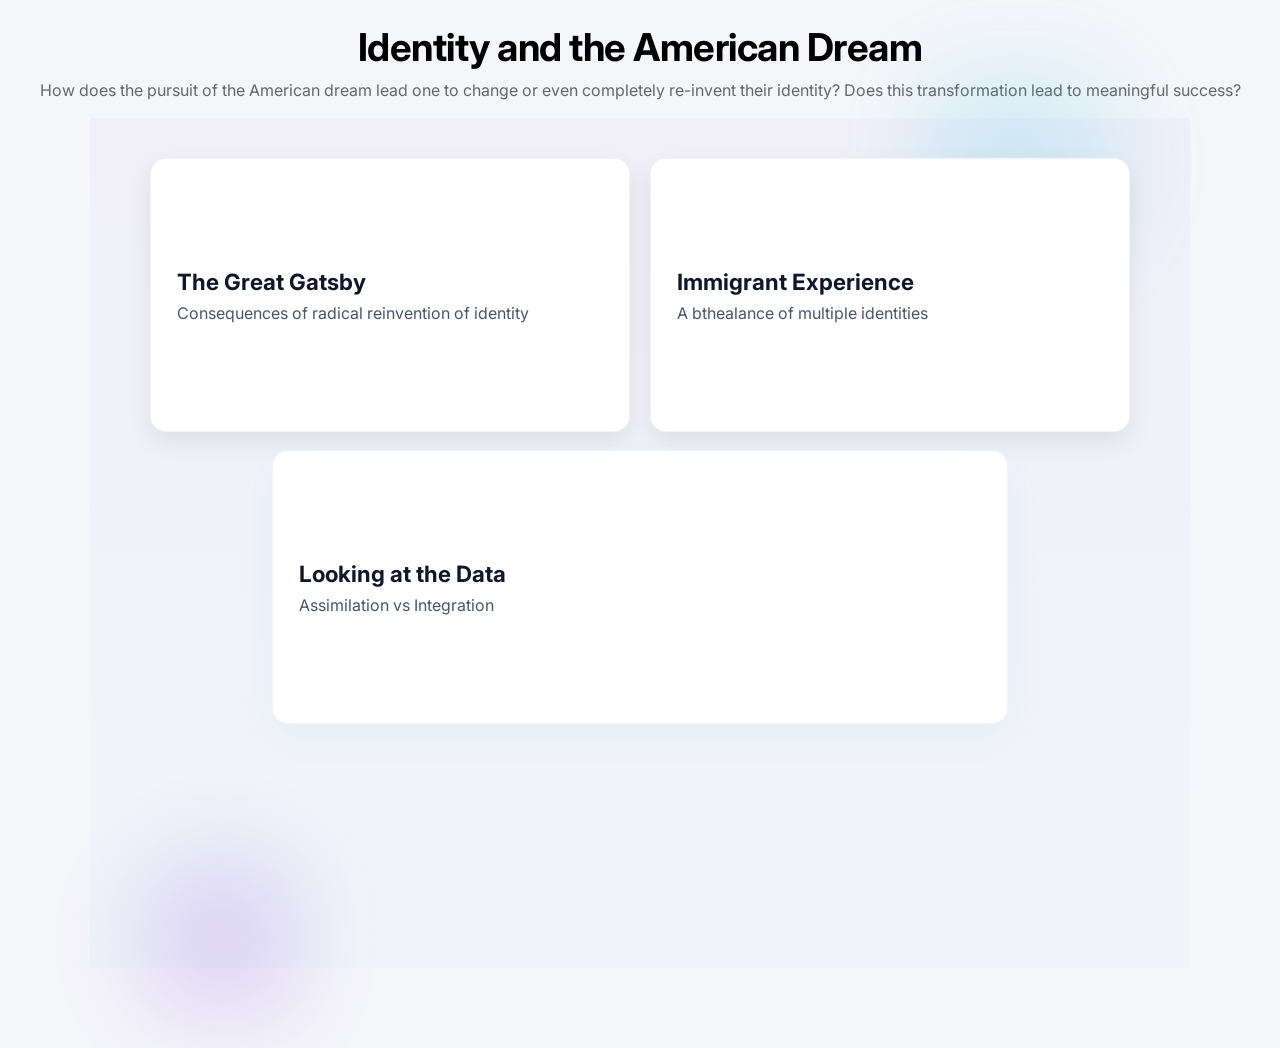
<file: templates/index.html>
<!DOCTYPE html>
<html>
<head>
  <title>Home</title>
  <link rel="stylesheet" href="/static/style.css">
</head>

<body>

<h1 class="title">Identity and the American Dream</h1>
<p class="subtitle">How does the pursuit of the American dream lead one to change or even completely re-invent their identity? Does this transformation lead to meaningful success?</p>

<div class="page home-page">
  <div class="top-row">
    <a href="/gatsby" class="card large">
      <h2>The Great Gatsby</h2>
      <p>Consequences of radical reinvention of identity</p>
    </a>

    <a href="/immigrant" class="card large">
      <h2>Immigrant Experience</h2>
      <p>A bthealance of multiple identities</p>
    </a>
  </div>

  <div class="bottom-row">
    <a href="/stats" class="card large wide" id="statsLink">
      <h2>Looking at the Data</h2>
      <p>Assimilation vs Integration</p>
    </a>
  </div>

  <script>
    // mark that the user came from home when they click the studies link
    const statsLink = document.getElementById('statsLink');
    if (statsLink) {
      statsLink.addEventListener('click', function () {
        try { sessionStorage.setItem('lastPage', 'home'); } catch (e) { /* ignore */ }
      });
    }
  </script>
</div>

</body>
</html>
</file>
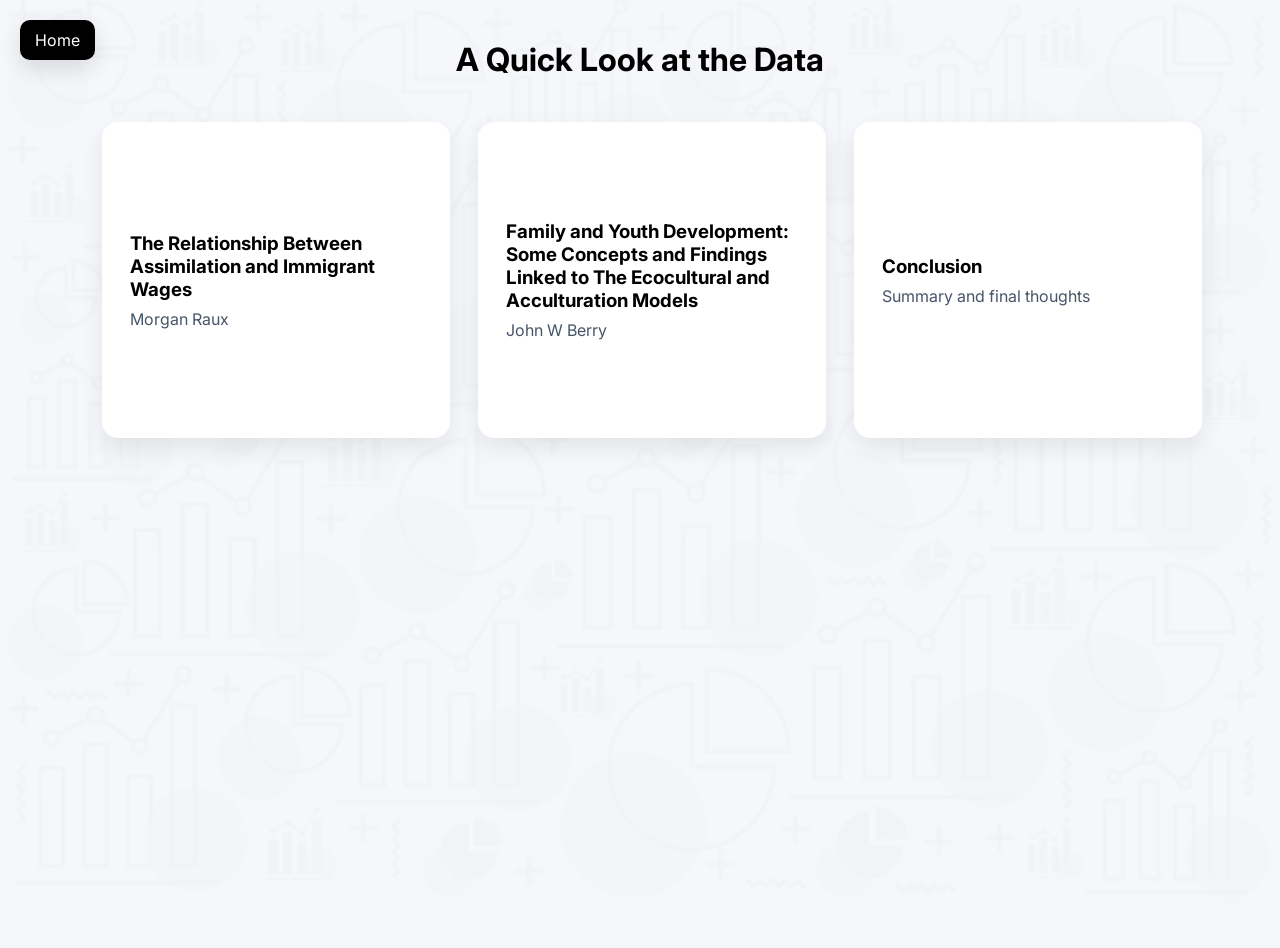
<file: templates/stats/index.html>
<!DOCTYPE html>
<html>
<head>
    <link rel="stylesheet" href="/static/style.css">
    <title>Statistical Analysis</title>
</head>
<body>

    <a class="home-btn" href="/">Home</a>
    <div class="intro-overlay" id="introOverlayStats">
        <div class="intro-wrap">
            <div class="intro-stack" id="introStackStats">
            </div>
            <div class="intro-controls">
                <div style="color:rgba(255,255,255,0.7)">Press Next to reveal more</div>
                <button class="intro-btn" id="introNextStats">Next</button>
            </div>
        </div>
    </div>

    <div class="page stats-page">
        <h1 class="stats-title">A Quick Look at the Data</h1>

        <div class="stats-hub">
            <a class="card stat-card" href="/stats/economic">
                <h3>The Relationship Between Assimilation and Immigrant Wages</h3>
                <p>Morgan Raux</p>
            </a>

            <a class="card stat-card" href="/stats/psychological">
                <h3>Family and Youth Development: Some Concepts and Findings Linked to The Ecocultural and Acculturation Models</h3>
                <p>John W Berry</p>
            </a>

            <a class="card stat-card" href="#" id="conclusionCard">
                <h3>Conclusion</h3>
                <p>Summary and final thoughts</p>
            </a>
        </div>

    </div>

    <!-- Conclusion overlay (opens when user clicks Conclusion card) -->
    <div class="intro-overlay" id="conclusionOverlay" style="display:none;">
        <div class="intro-wrap">
            <div class="intro-stack" id="conclusionStack">
            </div>
            <div class="intro-controls">
                <div style="color:rgba(255,255,255,0.7)">Press Next to reveal more</div>
                <button class="intro-btn" id="conclusionNext">Next</button>
            </div>
        </div>
    </div>

    <script>
        // stats page intro overlay content
        const introParagraphsStats = [
            `Both Nguyen and Fitzgerald warn against the radical reinvention of one’s identity in the pursuit of success, such as in the case of assimilation, but do these arguments hold true under the scrutiny of real world data?`,
            `Let’s evaluate this argument through the lens of two different studies, one exploring the economic benefits of conforming to the host countries societal norms and another evaluating the psychological impacts of assimilation vs integration on immigrants.`
        ];

        const introStackStats = document.getElementById('introStackStats');
        const introNextStats = document.getElementById('introNextStats');
        const introOverlayStats = document.getElementById('introOverlayStats');
        let introIndexStats = 0;

        function showNextIntroStats() {
            const page = document.querySelector('.page');
            if (introIndexStats === 0) page.classList.add('blurred');
            if (introIndexStats >= introParagraphsStats.length) {
                introOverlayStats.style.display = 'none';
                page.classList.remove('blurred');
                return;
            }
            const p = document.createElement('div');
            p.className = 'intro-card';
            p.innerText = introParagraphsStats[introIndexStats];
            p.style.animationDelay = (introIndexStats * 90) + 'ms';
            introStackStats.appendChild(p);
            introIndexStats += 1;
            if (introIndexStats >= introParagraphsStats.length) introNextStats.textContent = 'Enter';
        }

                introNextStats.addEventListener('click', showNextIntroStats);

                // Only auto-show the intro if the user navigated here from the home page
                try {
                    const prev = sessionStorage.getItem('lastPage');
                    if (prev === 'home') {
                        showNextIntroStats();
                    } else {
                        // hide overlay immediately if not from home
                        introOverlayStats.style.display = 'none';
                    }
                    // clear the flag so it won't trigger again
                    sessionStorage.removeItem('lastPage');
                } catch (e) {
                    // if sessionStorage isn't available, default to showing the overlay
                    showNextIntroStats();
                }

        // conclusion overlay content (exact user text)
        const conclusionParagraphs = [
            `From the first study, we see there is an economic benefit to adopting some of the cultural norms of the host country. However, from the second study, we see that integration, where one maintains their old cultural norms, actually yields better results in terms of psychological well-being. `,
            `This supports the idea of balance of identities, where the immigrant can gain economic opportunities through adaptation while still maintaining their original cultural identity to protect psychological well-being. `,
            `By exploring success through avenues outside of just economic and social mobility, we move away from the narrow trap of success the American dream often implies, and in turn, its ideas related to assimilation.`,
            `Putting it all together to answer the thematic question, the American dream promotes a narrow and often unattainable version of success that often requires a radical transformation of identity to pursue. However, by looking at a more broad version of success encompassing more than just economic growth, we can see that achieving true success may often involve some adaptations, but it should not require a fundamental change in identity that erases one’s original culture or sense of self. `
        ];

        const conclusionStack = document.getElementById('conclusionStack');
        const conclusionNext = document.getElementById('conclusionNext');
        const conclusionOverlay = document.getElementById('conclusionOverlay');
        const conclusionCard = document.getElementById('conclusionCard');
        let conclusionIndex = 0;

        function showNextConclusion() {
            const page = document.querySelector('.page');
            if (conclusionIndex === 0) page.classList.add('blurred');
            if (conclusionIndex >= conclusionParagraphs.length) {
                conclusionOverlay.style.display = 'none';
                page.classList.remove('blurred');
                return;
            }
            const p = document.createElement('div');
            p.className = 'intro-card';
            p.innerText = conclusionParagraphs[conclusionIndex];
            p.style.animationDelay = (conclusionIndex * 90) + 'ms';
            conclusionStack.appendChild(p);
            conclusionIndex += 1;
            if (conclusionIndex >= conclusionParagraphs.length) conclusionNext.textContent = 'Close';
        }

        conclusionNext.addEventListener('click', showNextConclusion);

        conclusionCard.addEventListener('click', function (e) {
            e.preventDefault();
            conclusionOverlay.style.display = 'flex';
            conclusionStack.innerHTML = '';
            conclusionIndex = 0;
            showNextConclusion();
        });
    </script>

</body>
</html>
</file>
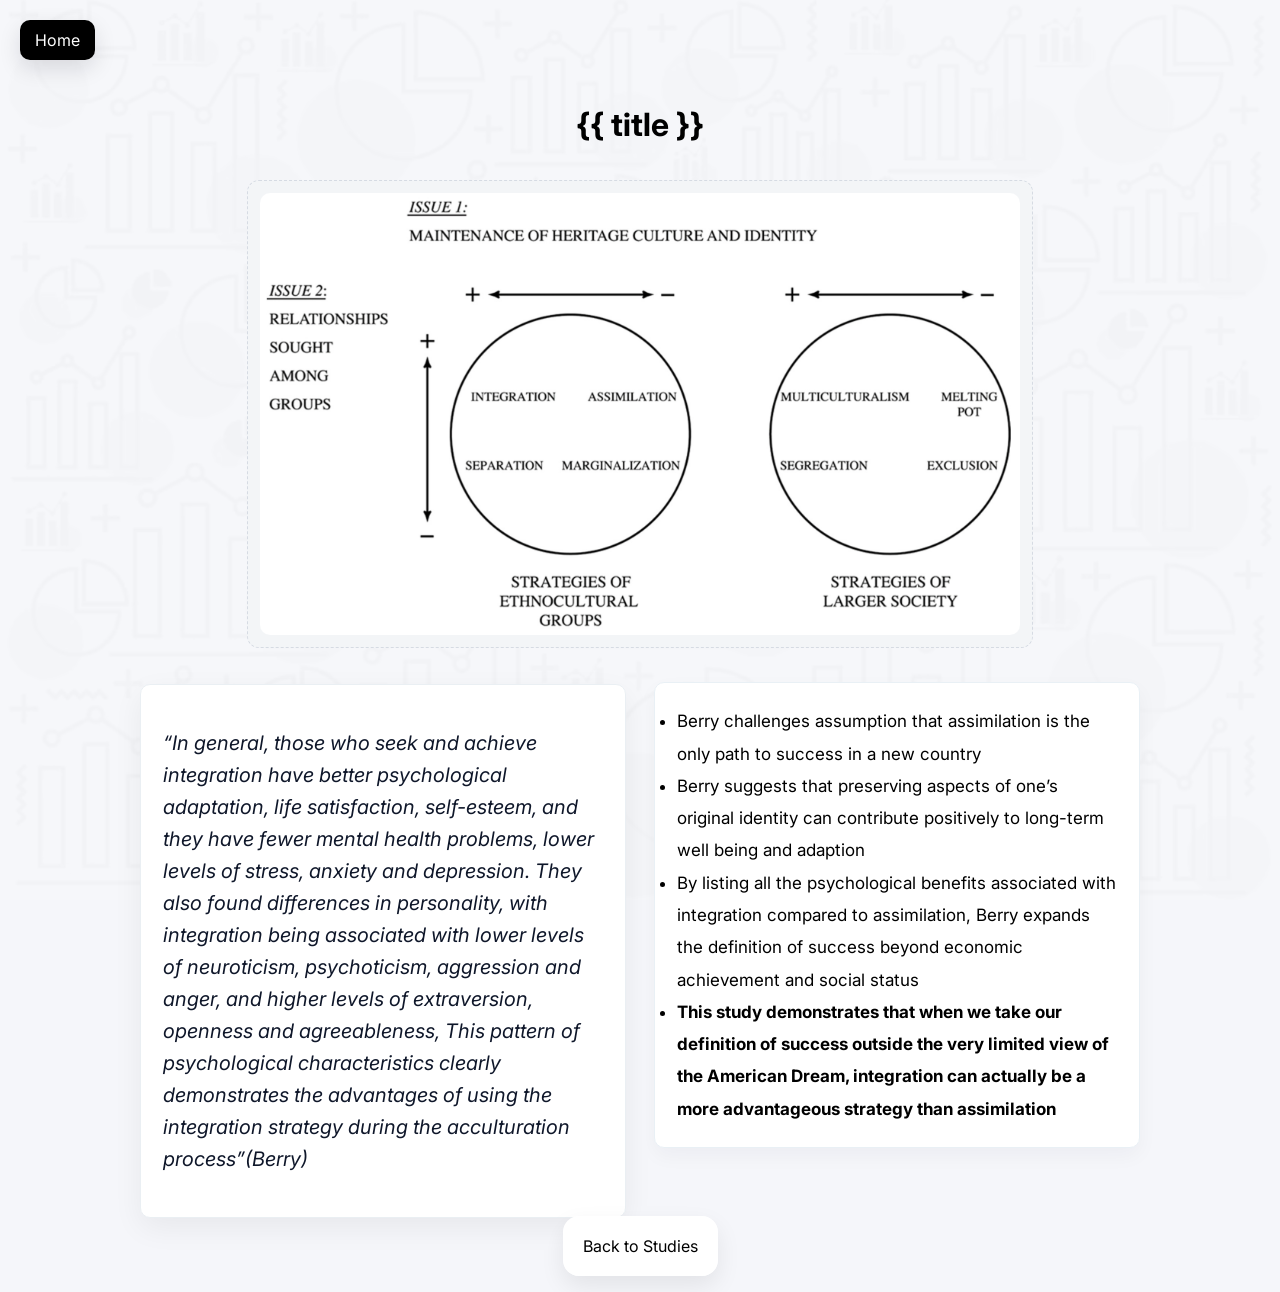
<file: templates/stats/psychological.html>
<!DOCTYPE html>
<html>
<head>
    <link rel="stylesheet" href="/static/style.css">
    <title>Psychological Study</title>
    <meta name="robots" content="noindex" />
    <style>
      /* small page-local tweaks so this card stands out */
      .psych-page { max-width: 1000px; margin: 24px auto; }
    </style>
</head>
<body>

    <a class="home-btn" href="/">Home</a>

    <div class="page stats-page psych-page">
        <h1>{{ title }}</h1>

        <div class="study-top">
            <div class="image-centered">
                <div class="image-placeholder" style="max-width:760px; margin:0 auto;">
                    <img src="/static/images/assimilation_chart.png" alt="Assimilation chart"/>
                </div>
            </div>

            <div class="content-row">
                <div class="quote-column">
                    <div class="quote-card">
                        <p>“In general, those who seek and achieve integration have better psychological adaptation, life satisfaction, self-esteem, and they have fewer mental health problems, lower levels of stress, anxiety and depression. They also found differences in personality, with integration being associated with lower levels of neuroticism, psychoticism, aggression and anger, and higher levels of extraversion, openness and agreeableness, This pattern of psychological characteristics clearly demonstrates the advantages of using the integration strategy during the acculturation process”(Berry)</p>
                    </div>
                </div>

                <div class="bullets-column">
                    <div class="bullets-wrapper">
                        <ul class="psych-bullets">
                            <li>Berry challenges assumption that assimilation is the only path to success in a new country</li>
                            <li>Berry suggests that preserving aspects of one’s original identity can contribute positively to long-term well being and adaption</li>
                            <li>By listing all the psychological benefits associated with integration compared to assimilation, Berry expands the definition of success beyond economic achievement and social status</li>
                            <li><strong>This study demonstrates that when we take our definition of success outside the very limited view of the American Dream, integration can actually be a more advantageous strategy than assimilation</strong></li>
                        </ul>
                    </div>
                </div>
            </div>
        </div>

        <div style="margin-top:18px">
            <a class="card" href="/stats">Back to Studies</a>
        </div>
    </div>

</body>
</html>
</file>
<file: static/style.css>
@import url('https://fonts.googleapis.com/css2?family=Playfair+Display:wght@400;700&family=Inter:wght@400;600&display=swap');

body {
  font-family: 'Inter', system-ui, -apple-system, 'Segoe UI', Roboto, 'Helvetica Neue', Arial;
  margin: 0;
  background: #f5f6fa;
  padding: 24px;
}

.title {
  text-align: center;
  margin: 0 0 10px 0;
  font-size: 2.4rem; /* larger main title */
  letter-spacing: -0.5px;
}

.subtitle {
  text-align: center;
  margin: 0 0 18px 0;
  color: #666;
  font-size: 1rem;
}

.grid {
  display: grid;
  grid-template-columns: repeat(3, 1fr);
  gap: 20px;
}

/* CORE CARD STYLE */
.card {
  background: white;
  border-radius: 16px;
  padding: 20px;
  text-decoration: none;
  color: black;
  box-shadow: 0 10px 25px rgba(0,0,0,0.08);
  transition: 0.2s ease;
}

.card:hover {
  transform: translateY(-6px);
  box-shadow: 0 15px 30px rgba(0,0,0,0.12);
}

/* Stats hub layout */
.stats-title { text-align: center; margin-top: 6px; }
.stats-hub {
  display: grid;
  grid-template-columns: repeat(auto-fit, minmax(260px, 360px));
  gap: 20px;
  justify-content: center;
  margin: 22px auto;
  max-width: 920px;
}
.stat-card { padding: 28px; min-height: 260px; display:flex; flex-direction:column; justify-content:center; }
.stat-card h3 { margin: 0 0 8px 0; }
.stat-card p { margin: 0; color: #475569; }

/* Stats page layout tweaks: remove forced large min-height and center content */
.stats-page {
  /* undo the general .page min-height for this index so it doesn't leave a big gap */
  min-height: auto;
  padding-top: 22px;
  padding-bottom: 28px;
  display: flex;
  flex-direction: column;
  align-items: center;
  justify-content: flex-start;
}

.stats-hub {
  /* allow cards to stretch across the available width on large screens */
  max-width: 1100px;
  grid-template-columns: repeat(auto-fit, minmax(320px, 1fr));
  gap: 28px;
  width: 100%;
  padding: 0 12px;
}

/* Background image for the stats index page */
.stats-page::before {
  content: '';
  position: fixed;
  inset: 0;
  background: url('/static/images/statistics.png') center/cover no-repeat;
  opacity: 0.12;
  z-index: 0;
  pointer-events: none;
}

.stats-page > * { position: relative; z-index: 1; }

/* Flip card styles */
.flip-card {
  perspective: 1000px;
}

.flip-inner {
  position: relative;
  width: 100%;
  height: 100%;
  transform-style: preserve-3d;
  transition: transform 0.6s;
}

.flip-card.flipped .flip-inner {
  transform: rotateY(180deg);
}

.flip-front,
.flip-back {
  position: absolute;
  inset: 0;
  backface-visibility: hidden;
  -webkit-backface-visibility: hidden;
  display: flex;
  flex-direction: column;
  justify-content: center;
  align-items: flex-start;
  padding: 20px;
}

.flip-back {
  transform: rotateY(180deg);
}

/* allow the back content to scroll if analysis is long */
.flip-back .analysis-text {
  overflow: auto;
  max-height: calc(100% - 72px); /* leave space for actions */
  padding-right: 6px;
}

/* Quote front styling */
.quote-text {
  font-family: 'Playfair Display', serif;
  font-size: 1.35rem;
  line-height: 1.45;
  color: #0f172a;
  position: relative;
  padding-left: 8px;
}

.flip-front::before {
  content: '“';
  position: absolute;
  /* move slightly outside the card area so it sits top-left and doesn't overlap text */
  top: -12px;
  left: -10px;
  font-size: 84px;
  color: rgba(15,23,42,0.06);
  pointer-events: none;
}

@media (max-width: 720px) {
  .flip-front::before {
    top: -6px;
    left: -6px;
    font-size: 48px;
  }
}

/* hide the decorative quote marks when showing the analysis or bullets */
.flip-card.flipped .flip-front::before,
.flip-card.bullets-mode .flip-front::before {
  display: none;
}

/* analysis text styling */
.analysis-text {
  font-size: 1rem;
  color: #111827;
  line-height: 1.6;
}

.card-actions {
  margin-top: 12px;
  width: 100%;
  display: flex;
  justify-content: center;
}



/* BIG TOP LEVEL CARDS */
.large {
  height: 520px; /* larger to accommodate more analysis text */
  display: flex;
  flex-direction: column;
  justify-content: center;
}

/* quote cards (Gatsby) */
.small {
  /* make quote cards larger so they feel substantial on the page */
  min-height: 160px;
  display: flex;
  align-items: center;
  padding: 22px;
  font-size: 1.02rem;
}

/* detail layout */
.container {
  max-width: 900px;
  margin: auto;
}

.split {
  display: grid;
  grid-template-columns: 1fr 1fr;
  gap: 20px;
}

.page {
  width: 100%;
  max-width: 1100px;
  margin: 0 auto;
}

/* Home page specific tweaks */
.home-page {
  padding-top: 18px;
  padding-bottom: 24px;
  display: flex;
  flex-direction: column;
  align-items: center;
}

/* Home page color theme and small visual decorations */
:root {
  --accent-1: #6d28d9; /* deep purple */
  --accent-2: #06b6d4; /* teal */
  --muted-bg: #f7f8fb;
  --card-border: rgba(99,102,241,0.08);
}

.home-page {
  background: linear-gradient(180deg, rgba(109,40,217,0.03), rgba(6,182,212,0.02));
  position: relative;
  overflow: visible;
}

/* subtle decorative blobs in the background to add depth */
.home-page::before,
.home-page::after {
  content: '';
  position: absolute;
  z-index: 0;
  pointer-events: none;
  filter: blur(32px);
  opacity: 0.18;
}

.home-page::before {
  width: 420px;
  height: 420px;
  right: -120px;
  top: -80px;
  background: radial-gradient(circle at 30% 30%, var(--accent-2), transparent 40%);
}

.home-page::after {
  width: 360px;
  height: 360px;
  left: -120px;
  bottom: -80px;
  background: radial-gradient(circle at 70% 70%, var(--accent-1), transparent 40%);
}

/* make sure page content sits above background blobs */
.home-page > * { position: relative; z-index: 1; }

.home-page .title {
  background: linear-gradient(90deg, var(--accent-1), var(--accent-2));
  -webkit-background-clip: text;
  background-clip: text;
  color: transparent;
  font-weight: 700;
}

.home-page .subtitle { color: #374151; }

/* Accent the cards on the home page with subtle borders and lift */
.home-page .card {
  border: 1px solid var(--card-border);
  transition: transform 220ms ease, box-shadow 220ms ease, border-color 220ms ease;
}

.home-page .card:hover {
  transform: translateY(-8px) scale(1.01);
  box-shadow: 0 20px 40px rgba(13,16,29,0.08);
  border-color: rgba(99,102,241,0.16);
}

.home-page .card.wide { box-shadow: 0 14px 36px rgba(6,182,212,0.06); }

/* make the central wide card slightly more prominent */
.home-page .card.wide h2 { color: #0b1220; }

/* restyle the floating home button to match palette */
.home-btn {
  background: linear-gradient(135deg, var(--accent-1), var(--accent-2));
  color: white;
  box-shadow: 0 8px 22px rgba(13,16,29,0.12);
  border: none;
  padding: 10px 14px;
}

@media (max-width: 820px) {
  .home-page::before, .home-page::after { display: none; }
}

.home-page .title {
  font-size: 2.6rem;
  margin-top: 6px;
}

.home-page .subtitle {
  max-width: 820px;
  margin: 6px auto 18px auto;
  color: #4b5563;
}

.home-page .top-row {
  display: grid;
  grid-template-columns: 1fr 1fr;
  gap: 20px;
  width: 100%;
  max-width: 980px;
}

.home-page .bottom-row {
  display: flex;
  justify-content: center;
  width: 100%;
  margin-top: 18px;
}

.home-page .card.large {
  height: 220px; /* reduce height for landing overview */
  padding: 26px;
  display: flex;
  flex-direction: column;
  justify-content: center;
}

.home-page .card.large h2 {
  margin: 0 0 8px 0;
  font-size: 1.4rem;
  color: #0f172a;
}

.home-page .card.large p {
  margin: 0;
  color: #475569;
}

/* wide card sizing in center */
.home-page .card.wide { width: 62%; }

@media (max-width: 820px) {
  .home-page .top-row { grid-template-columns: 1fr; }
  .home-page .card.large { height: 180px; }
  .home-page .card.wide { width: 100%; }
}

/* center the set of cards vertically and add top/bottom spacing */
body, html {
  height: 100%;
}

.page {
  display: flex;
  flex-direction: column;
  justify-content: flex-start; /* keep content nearer the top */
  min-height: calc(100vh - 80px);
  padding-top: 10px;
  padding-bottom: 20px;
}

/* Gatsby list styling: center the quote block and make cards taller for visual weight */
.gatsby-page {
  justify-content: center; /* vertically center the quotes group */
  padding-top: 12px;
  padding-bottom: 12px;
}

.gatsby-page .large {
  height: 260px;
  padding: 28px;
}

/* Gatsby page background image (place your image at /static/images/gatsby-bg.jpg) */
.gatsby-page {
  position: relative;
}

.gatsby-page::before {
  content: '';
  position: fixed; /* cover the viewport */
  inset: 0;
  background: url('/static/images/green_lights.webp') center/cover no-repeat;
  opacity: 0.45; /* increase visibility while keeping cards readable */
  filter: saturate(0.95) blur(0px);
  z-index: 0;
  pointer-events: none;
}

.gatsby-page > * {
  position: relative;
  z-index: 1; /* ensure content sits above the background layer */
}

@media (max-width: 720px) {
  .gatsby-page::before {
    opacity: 0.12;
    background-position: center top;
  }
}

/* Intro overlay shown before entering Gatsby index */
.intro-overlay {
  position: fixed;
  inset: 0;
  /* darker, subtle translucent overlay so the text stands out without a busy background */
  background: linear-gradient(180deg, rgba(2,6,23,0.72), rgba(2,6,23,0.82));
  display: flex;
  align-items: center;
  justify-content: center;
  z-index: 2000;
  padding: 24px;
}

.intro-wrap {
  width: 100%;
  max-width: 920px;
  color: #f8fafc;
}

.intro-stack {
  display: flex;
  flex-direction: column;
  gap: 18px;
  margin-bottom: 18px;
}

.intro-card {
  background: linear-gradient(180deg, rgba(255,255,255,0.08), rgba(255,255,255,0.02));
  border-radius: 12px;
  padding: 20px 22px;
  box-shadow: 0 12px 30px rgba(99,102,241,0.18), 0 6px 14px rgba(15,23,42,0.35);
  transform-origin: bottom center;
  opacity: 0;
  transform: translateY(18px) scale(0.99);
  animation: intro-enter 420ms forwards cubic-bezier(.22,.9,.35,1);
  font-family: 'Inter', system-ui, -apple-system, 'Segoe UI', Roboto, 'Helvetica Neue', Arial;
  font-size: 1.05rem;
  line-height: 1.6;
}

@keyframes gradientShift {
  0% { background-position: 0% 50%; }
  50% { background-position: 100% 50%; }
  100% { background-position: 0% 50%; }
}

/* blur the main page while intro overlay is visible, but exclude the overlay itself */
.page.blurred > :not(.intro-overlay) {
  filter: blur(6px) saturate(0.95) contrast(0.98);
  transition: filter 340ms ease;
  pointer-events: none; /* prevent interactions while intro active */
}

/* colorful gradient text for intro cards */
.intro-card {
  color: #d3342a; /* solid red text */
  background: transparent;
  -webkit-background-clip: unset;
  background-clip: unset;
}

@keyframes intro-enter {
  to { opacity: 1; transform: translateY(0) scale(1); }
}

.intro-controls {
  display: flex;
  justify-content: space-between;
  align-items: center;
}

.intro-btn {
  background: #111827;
  color: white;
  padding: 10px 14px;
  border-radius: 10px;
  text-decoration: none;
  cursor: pointer;
}

@media (max-width: 720px) {
  .intro-card { font-size: 0.98rem; padding: 16px; }
  .intro-wrap { padding: 0 8px; }
}

/* Immigrant page background image */
.immigrant-page {
  position: relative;
}

.immigrant-page::before {
  content: '';
  position: fixed;
  inset: 0;
  /* restore original sunrise background from /static */
  background: url('/static/images/sunrise.png') center/cover no-repeat;
  opacity: 0.4;
  filter: saturate(0.95) blur(0px);
  z-index: 0;
  pointer-events: none;
}

.immigrant-page > * {
  position: relative;
  z-index: 1;
}

@media (max-width: 720px) {
  .immigrant-page::before {
    opacity: 0.14;
    background-position: center top;
  }
}

/* Immigrant page matching Gatsby layout */
.immigrant-page {
  justify-content: center;
  padding-top: 12px;
  padding-bottom: 12px;
}

.immigrant-page .large {
  height: 460px;
  padding: 34px 36px;
}

/* FIX HOME BUTTON */
.home-btn {
  position: fixed;
  top: 20px;
  left: 20px;
  background: black;
  color: white;
  padding: 10px 15px;
  border-radius: 10px;
  text-decoration: none;
  z-index: 999;
}

/* YOUR NEW LAYOUT */
.top-row {
  display: grid;
  grid-template-columns: 1fr 1fr;
  gap: 24px;
  margin-top: 30px;
}

/* tighten grid spacing for quote lists so cards don't float */
.grid {
  gap: 18px;
  margin-top: 18px;
}

.bottom-row {
  display: flex;
  justify-content: center;
  margin-top: 20px;
}

.wide {
  width: 60%;
}

/* Analysis page layout: main analysis and key takeaways side-by-side */
.analysis-layout {
  display: grid;
  grid-template-columns: 2fr 1fr;
  gap: 20px;
  margin-top: 20px;
  align-items: start;
}

.analysis-main {
  min-height: 220px;
}

.analysis-side ul {
  padding-left: 18px;
}

.analysis-image {
  margin-top: 20px;
  padding: 18px;
}

.image-placeholder {
  height: 220px;
  background: linear-gradient(135deg, #eef2f7, #ffffff);
  border-radius: 12px;
  border: 1px dashed #d6dbe3;
  display: flex;
  align-items: center;
  justify-content: center;
  color: #8b98a8;
}

/* Study top layout for economic study */

/* Study top layout improvements: fixed image heights and flexible bullet areas */
.study-top {
  display: grid;
  grid-template-columns: 1fr 1fr;
  gap: 20px;
  margin-top: 18px;
  align-items: start;
}

.study-col {
  display: flex;
  flex-direction: column;
  gap: 12px;
  background: transparent;
  /* allow children with overflow to shrink inside this flex container */
  min-height: 0;
}

.image-placeholder {
  width: 100%;
  /* let the image determine height but cap it so it doesn't dominate the page */
  height: auto;
  background: #f3f5f7;
  border-radius: 12px;
  overflow: hidden;
  display: flex;
  align-items: center;
  justify-content: center;
  padding: 12px;
}

.image-placeholder img {
  width: 100%;
  /* cap image height relative to viewport, allow letterboxing */
  max-height: 55vh;
  object-fit: contain;
  display: block;
  background: #f3f5f7;
}

.bullets-wrapper {
  display: flex;
  flex-direction: column;
  gap: 8px;
  min-height: 180px;
  /* allow preview to shrink/scroll within this wrapper */
  min-height: 0;
  flex: 1 1 auto;
}

.bullets-wrapper label {
  font-weight: 600;
  color: #111827;
}

.bullet-input {
  width: 100%;
  min-height: 120px;
  /* allow full expansion so inputs grow with content */
  max-height: none;
  resize: vertical;
  padding: 12px 14px;
  border-radius: 8px;
  border: 1px solid #d1d5db;
  font-size: 15px;
  line-height: 1.5;
}

.bullet-preview {
  margin: 0;
  padding-left: 18px;
  color: #0f172a;
  line-height: 1.8;
  display: block;
  overflow: visible; /* allow the preview to expand with content */
  max-height: none;
  flex: none;
}

.bullet-preview li {
  margin-bottom: 8px;
}

/* Static bullet box styling used by the economic page (single list) */
.bullet-box {
  margin: 0;
  padding-left: 20px;
  background: white;
  border-radius: 10px;
  padding: 18px;
  box-shadow: 0 8px 20px rgba(15,23,42,0.06);
  border: 1px solid #e6edf3;
}

.bullet-box li {
  margin-bottom: 12px;
  line-height: 1.7;
  font-size: 16px; /* larger text */
}

/* Bold last bullet in bullet-box */
.bullet-box li:last-child {
  font-weight: 700;
}

/* Make existing preview lists slightly larger for readability */
.bullet-preview li {
  font-size: 15px;
}

/* Make preview boxes larger for psychological page so bullets fit comfortably */
.study-top .bullet-preview {
  background: white;
  border-radius: 10px;
  padding: 22px;
  box-shadow: 0 8px 20px rgba(15,23,42,0.04);
  border: 1px solid #e9f0f5;
  font-size: 16px;
  line-height: 1.9;
  min-height: 220px; /* make them noticeably taller */
}

.study-top .bullet-preview li:last-child {
  font-weight: 700;
}

/* Psychological quote card styling */
.quote-card {
  margin-top: 16px;
  background: #fff;
  padding: 18px 20px;
  border-radius: 10px;
  box-shadow: 0 10px 30px rgba(2,6,23,0.06);
  border: 1px solid #eaeff3;
  font-style: italic;
  color: #0f172a;
  line-height: 1.6;
}

.psych-bullets {
  margin: 0;
  padding-left: 20px;
  margin-top: 14px;
  background: white;
  padding: 18px;
  border-radius: 10px;
  box-shadow: 0 8px 20px rgba(15,23,42,0.04);
  border: 1px solid #e9f0f5;
  font-size: 16px;
  line-height: 1.9;
}

.psych-bullets li:last-child { font-weight: 700; }

/* Page-level polish for the psychological study */
.psych-page { padding: 36px 20px; }
.psych-page h1 { text-align: center; font-size: 2rem; margin-bottom: 18px; }
.psych-page .study-top { display: grid; grid-template-columns: 1fr; gap: 20px; align-items: start; }
.psych-page .image-placeholder { height: auto; }
.psych-page .quote-card { font-size: 18px; padding: 22px; }
.psych-page .psych-bullets { font-size: 17px; padding: 22px; min-height: 260px; }

@media (min-width: 900px) {
  .psych-page .study-top { grid-template-columns: 1fr; }
  .psych-page .image-centered { text-align: center; }
  .psych-page .content-row { display: grid; grid-template-columns: 1fr 1fr; gap: 28px; align-items: start; }
  .psych-page .quote-column { display: flex; flex-direction: column; gap: 14px; }
  .psych-page .bullets-column { display: flex; flex-direction: column; gap: 12px; }
  .psych-page .quote-card { font-size: 20px; }
  .psych-page .psych-bullets { min-height: 320px; }
}

.study-body {
  margin-top: 18px;
}

@media (max-width: 900px) {
  .study-top {
    grid-template-columns: 1fr;
  }
}


@media (max-width: 920px) {
  .immigrant-page .large {
    height: auto; /* allow the card to grow with content on narrow screens */
    min-height: 220px;
    padding: 22px;
  }
}

/* Make the wide bottom card on immigrant page slightly taller to match bigger top cards */
.immigrant-page .wide {
  width: 64%;
  min-height: 420px;
}

/* Increase quote typography specifically for immigrant index so text is easier to read */
.immigrant-page .quote-text {
  font-size: 1.45rem;
  line-height: 1.6;
}

@media (max-width: 920px) {
  .immigrant-page .large { min-height: 280px; padding: 20px; }
  .immigrant-page .quote-text { font-size: 1.13rem; }
}
/* Ensure images inside study placeholders scale nicely */
.study-top .image-placeholder img {
  display: block;
  width: 100%;
  height: auto;
  border-radius: 10px;
}

/* Bold the last bullet in any preview list when the author used <strong> or mark the last list item visually */
.bullets-wrapper .bullet-preview li:last-child,
.bullet-preview li:last-child {
  font-weight: 700;
}

@media (max-width: 900px) {
  .analysis-layout {
    grid-template-columns: 1fr; /* stack on smaller screens */
  }

  .image-placeholder {
    height: 180px;
  }
}

/* make cards responsive: on small screens stack into single column */
@media (max-width: 720px) {
  .top-row {
    grid-template-columns: 1fr;
  }

  .wide {
    width: 100%;
    max-width: none;
  }

  .bottom-row {
    margin-top: 16px;
    padding: 0 10px;
  }
}
</file>
